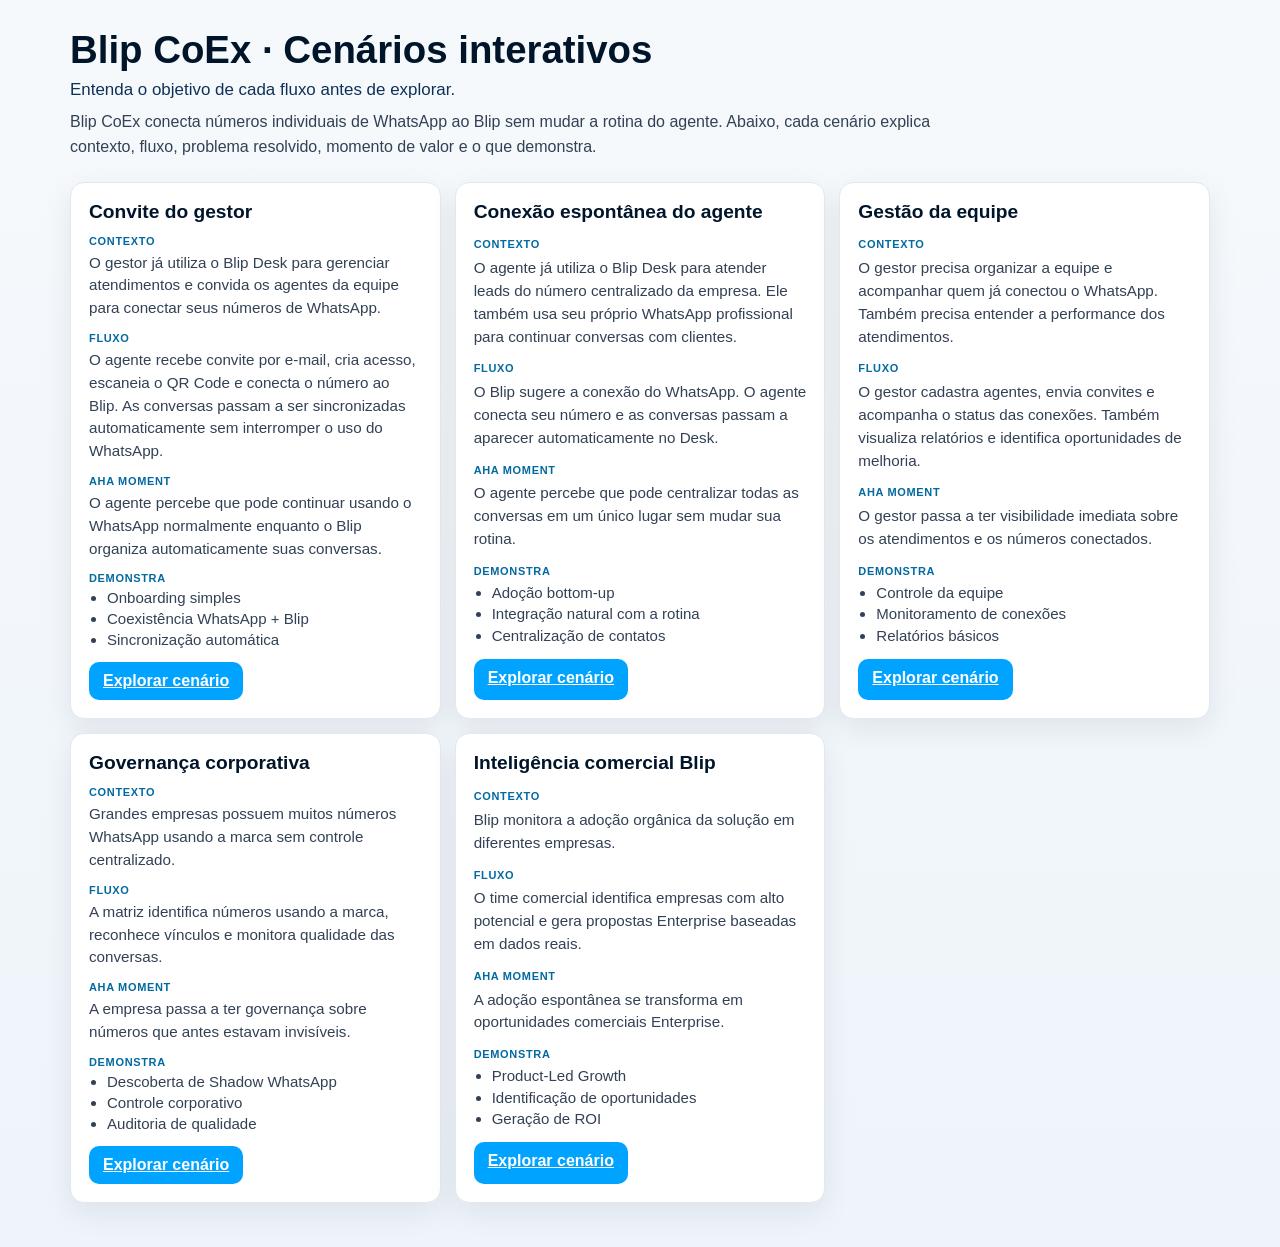
<file: index.html>
<!doctype html>
<html lang="pt-BR">
  <head>
    <meta charset="UTF-8" />
    <meta name="viewport" content="width=device-width, initial-scale=1.0" />
    <title>Blip CoEx · Cenários Interativos</title>
    <link rel="stylesheet" href="assets/styles.css" />
    <style>
      body {
        background: linear-gradient(180deg, #f6f9fc 0%, #eef4fa 100%);
        color: var(--text);
      }

      .landing-shell {
        max-width: 1180px;
        margin: 0 auto;
        padding: 28px 20px 44px;
      }

      .landing-header {
        margin-bottom: 22px;
      }

      .landing-header h1 {
        font-size: clamp(1.8rem, 3vw, 2.4rem);
        color: var(--navy);
        margin-bottom: 8px;
      }

      .landing-subtitle {
        font-size: 1.06rem;
        color: #0f3158;
        margin-bottom: 10px;
      }

      .landing-description {
        color: #334155;
        line-height: 1.55;
        max-width: 900px;
      }

      .scenarios-grid {
        display: grid;
        gap: 14px;
        grid-template-columns: repeat(auto-fit, minmax(320px, 1fr));
      }

      .scenario-card {
        background: #fff;
        border: 1px solid var(--border);
        border-radius: 14px;
        padding: 18px;
        box-shadow: var(--shadow);
        display: grid;
        gap: 12px;
      }

      .scenario-card h2 {
        font-size: 1.2rem;
        color: var(--navy);
      }

      .scenario-block {
        display: grid;
        gap: 5px;
      }

      .scenario-label {
        font-size: 11px;
        text-transform: uppercase;
        letter-spacing: 0.06em;
        color: #0369a1;
        font-weight: 700;
      }

      .scenario-text {
        color: #334155;
        line-height: 1.5;
        font-size: 0.95rem;
      }

      .scenario-list {
        margin: 0;
        padding-left: 18px;
        color: #334155;
        display: grid;
        gap: 4px;
        font-size: 0.94rem;
      }

      .scenario-card .primary-btn {
        justify-self: start;
        margin-top: 2px;
      }

      @media (max-width: 720px) {
        .landing-shell {
          padding: 18px 14px 30px;
        }

        .scenarios-grid {
          grid-template-columns: 1fr;
        }
      }
    </style>
  </head>
  <body>
    <main class="landing-shell">
      <header class="landing-header">
        <h1>Blip CoEx · Cenários interativos</h1>
        <p class="landing-subtitle">Entenda o objetivo de cada fluxo antes de explorar.</p>
        <p class="landing-description">
          Blip CoEx conecta números individuais de WhatsApp ao Blip sem mudar a rotina do agente.
          Abaixo, cada cenário explica contexto, fluxo, problema resolvido, momento de valor e o que demonstra.
        </p>
      </header>

      <section class="scenarios-grid" aria-label="Cenários Blip CoEx">
        <article class="scenario-card">
          <h2>Convite do gestor</h2>
          <div class="scenario-block">
            <span class="scenario-label">Contexto</span>
            <p class="scenario-text">
              O gestor já utiliza o Blip Desk para gerenciar atendimentos e convida os agentes da equipe
              para conectar seus números de WhatsApp.
            </p>
          </div>
          <div class="scenario-block">
            <span class="scenario-label">Fluxo</span>
            <p class="scenario-text">
              O agente recebe convite por e-mail, cria acesso, escaneia o QR Code e conecta o número ao Blip.
              As conversas passam a ser sincronizadas automaticamente sem interromper o uso do WhatsApp.
            </p>
          </div>
          <div class="scenario-block">
            <span class="scenario-label">Aha Moment</span>
            <p class="scenario-text">
              O agente percebe que pode continuar usando o WhatsApp normalmente enquanto o Blip organiza
              automaticamente suas conversas.
            </p>
          </div>
          <div class="scenario-block">
            <span class="scenario-label">Demonstra</span>
            <ul class="scenario-list">
              <li>Onboarding simples</li>
              <li>Coexistência WhatsApp + Blip</li>
              <li>Sincronização automática</li>
            </ul>
          </div>
          <a class="primary-btn" href="agent.html" target="_blank" rel="noopener">Explorar cenário</a>
        </article>

        <article class="scenario-card">
          <h2>Conexão espontânea do agente</h2>
          <div class="scenario-block">
            <span class="scenario-label">Contexto</span>
            <p class="scenario-text">
              O agente já utiliza o Blip Desk para atender leads do número centralizado da empresa.
              Ele também usa seu próprio WhatsApp profissional para continuar conversas com clientes.
            </p>
          </div>
          <div class="scenario-block">
            <span class="scenario-label">Fluxo</span>
            <p class="scenario-text">
              O Blip sugere a conexão do WhatsApp. O agente conecta seu número e as conversas passam
              a aparecer automaticamente no Desk.
            </p>
          </div>
          <div class="scenario-block">
            <span class="scenario-label">Aha Moment</span>
            <p class="scenario-text">
              O agente percebe que pode centralizar todas as conversas em um único lugar sem mudar sua rotina.
            </p>
          </div>
          <div class="scenario-block">
            <span class="scenario-label">Demonstra</span>
            <ul class="scenario-list">
              <li>Adoção bottom-up</li>
              <li>Integração natural com a rotina</li>
              <li>Centralização de contatos</li>
            </ul>
          </div>
          <a class="primary-btn" href="agent.html?scenario=selfconnect" target="_blank" rel="noopener">Explorar cenário</a>
        </article>

        <article class="scenario-card">
          <h2>Gestão da equipe</h2>
          <div class="scenario-block">
            <span class="scenario-label">Contexto</span>
            <p class="scenario-text">
              O gestor precisa organizar a equipe e acompanhar quem já conectou o WhatsApp.
              Também precisa entender a performance dos atendimentos.
            </p>
          </div>
          <div class="scenario-block">
            <span class="scenario-label">Fluxo</span>
            <p class="scenario-text">
              O gestor cadastra agentes, envia convites e acompanha o status das conexões.
              Também visualiza relatórios e identifica oportunidades de melhoria.
            </p>
          </div>
          <div class="scenario-block">
            <span class="scenario-label">Aha Moment</span>
            <p class="scenario-text">
              O gestor passa a ter visibilidade imediata sobre os atendimentos e os números conectados.
            </p>
          </div>
          <div class="scenario-block">
            <span class="scenario-label">Demonstra</span>
            <ul class="scenario-list">
              <li>Controle da equipe</li>
              <li>Monitoramento de conexões</li>
              <li>Relatórios básicos</li>
            </ul>
          </div>
          <a class="primary-btn" href="manager.html" target="_blank" rel="noopener">Explorar cenário</a>
        </article>

        <article class="scenario-card">
          <h2>Governança corporativa</h2>
          <div class="scenario-block">
            <span class="scenario-label">Contexto</span>
            <p class="scenario-text">
              Grandes empresas possuem muitos números WhatsApp usando a marca sem controle centralizado.
            </p>
          </div>
          <div class="scenario-block">
            <span class="scenario-label">Fluxo</span>
            <p class="scenario-text">
              A matriz identifica números usando a marca, reconhece vínculos e monitora qualidade das conversas.
            </p>
          </div>
          <div class="scenario-block">
            <span class="scenario-label">Aha Moment</span>
            <p class="scenario-text">
              A empresa passa a ter governança sobre números que antes estavam invisíveis.
            </p>
          </div>
          <div class="scenario-block">
            <span class="scenario-label">Demonstra</span>
            <ul class="scenario-list">
              <li>Descoberta de Shadow WhatsApp</li>
              <li>Controle corporativo</li>
              <li>Auditoria de qualidade</li>
            </ul>
          </div>
          <a class="primary-btn" href="matrix.html" target="_blank" rel="noopener">Explorar cenário</a>
        </article>

        <article class="scenario-card">
          <h2>Inteligência comercial Blip</h2>
          <div class="scenario-block">
            <span class="scenario-label">Contexto</span>
            <p class="scenario-text">
              Blip monitora a adoção orgânica da solução em diferentes empresas.
            </p>
          </div>
          <div class="scenario-block">
            <span class="scenario-label">Fluxo</span>
            <p class="scenario-text">
              O time comercial identifica empresas com alto potencial e gera propostas Enterprise
              baseadas em dados reais.
            </p>
          </div>
          <div class="scenario-block">
            <span class="scenario-label">Aha Moment</span>
            <p class="scenario-text">
              A adoção espontânea se transforma em oportunidades comerciais Enterprise.
            </p>
          </div>
          <div class="scenario-block">
            <span class="scenario-label">Demonstra</span>
            <ul class="scenario-list">
              <li>Product-Led Growth</li>
              <li>Identificação de oportunidades</li>
              <li>Geração de ROI</li>
            </ul>
          </div>
          <a class="primary-btn" href="sales.html" target="_blank" rel="noopener">Explorar cenário</a>
        </article>
      </section>
    </main>
  </body>
</html>
</file>
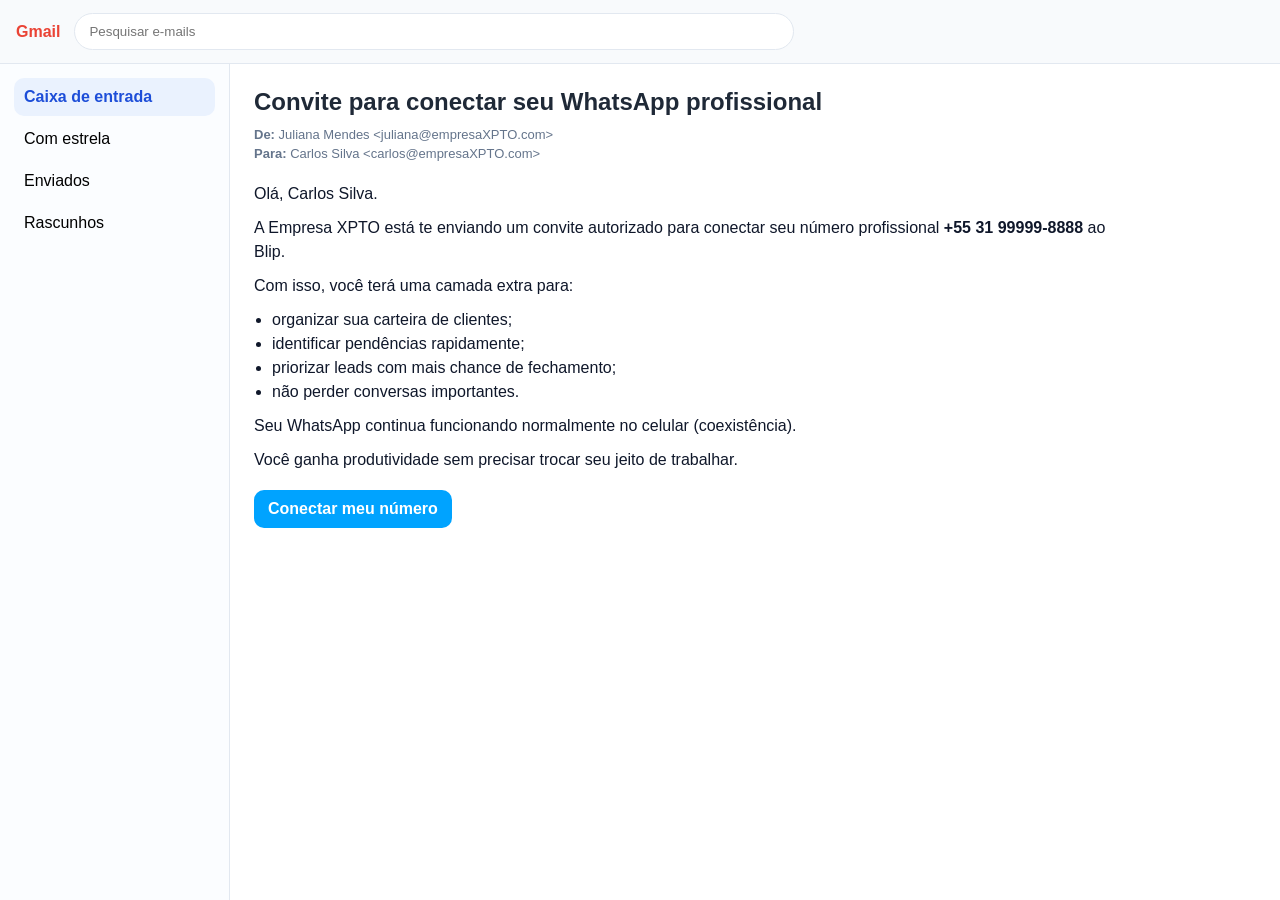
<file: agent.html>
<!doctype html>
<html lang="pt-BR">
  <head>
    <meta charset="UTF-8" />
    <meta name="viewport" content="width=device-width, initial-scale=1.0" />
    <title>Blip CoEx · Jornada do Agente</title>
    <link rel="stylesheet" href="assets/styles.css" />
  </head>
  <body class="agent-page-body">
    <div id="agentApp"></div>
    <script src="assets/agent.js" defer></script>
  </body>
</html>
</file>
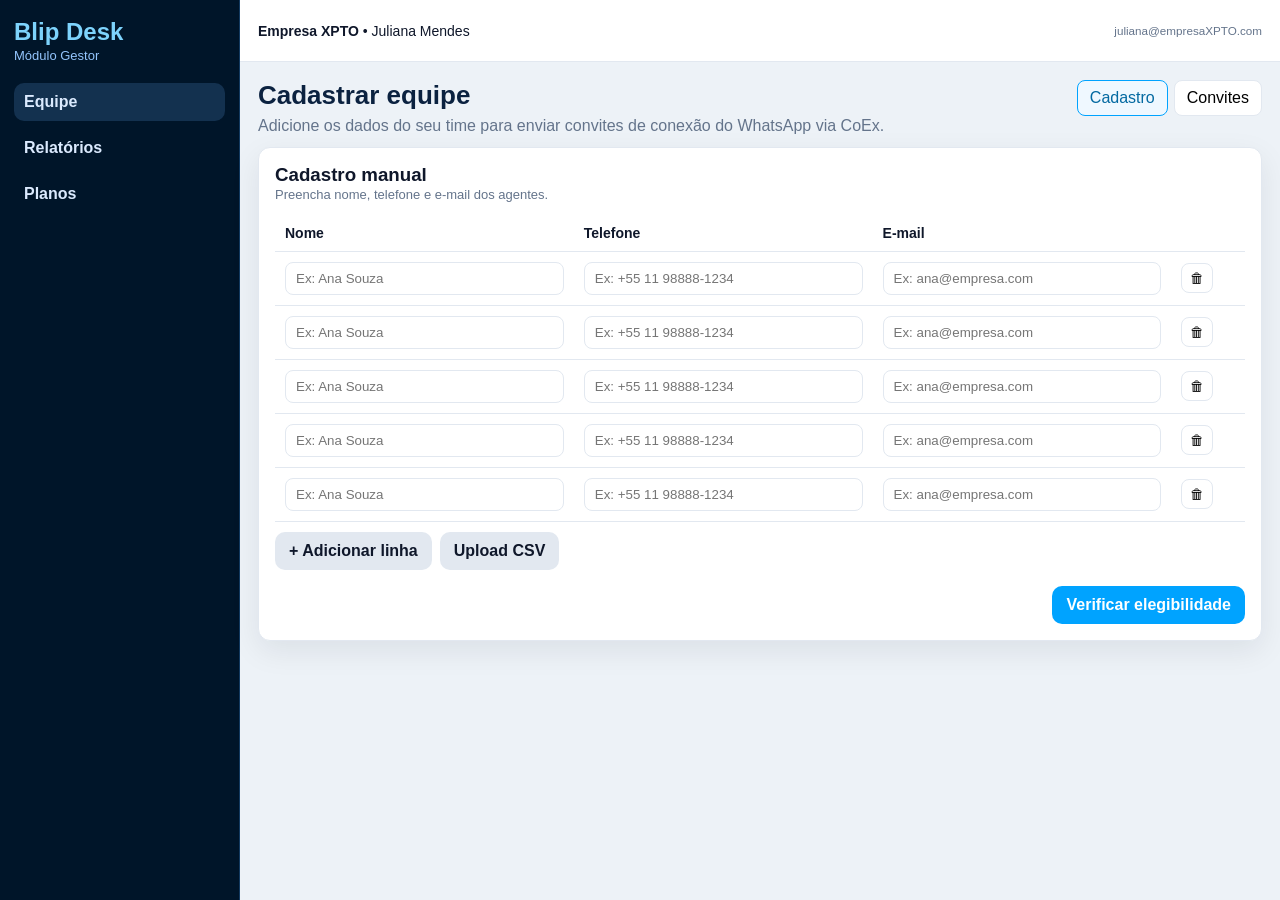
<file: manager.html>
<!doctype html>
<html lang="pt-BR">
  <head>
    <meta charset="UTF-8" />
    <meta name="viewport" content="width=device-width, initial-scale=1.0" />
    <title>Blip CoEx · Gestor / Equipe</title>
    <link rel="stylesheet" href="assets/styles.css" />
  </head>
  <body class="manager-page-body">
    <div id="managerApp"></div>
    <script src="assets/manager.js" defer></script>
  </body>
</html>
</file>
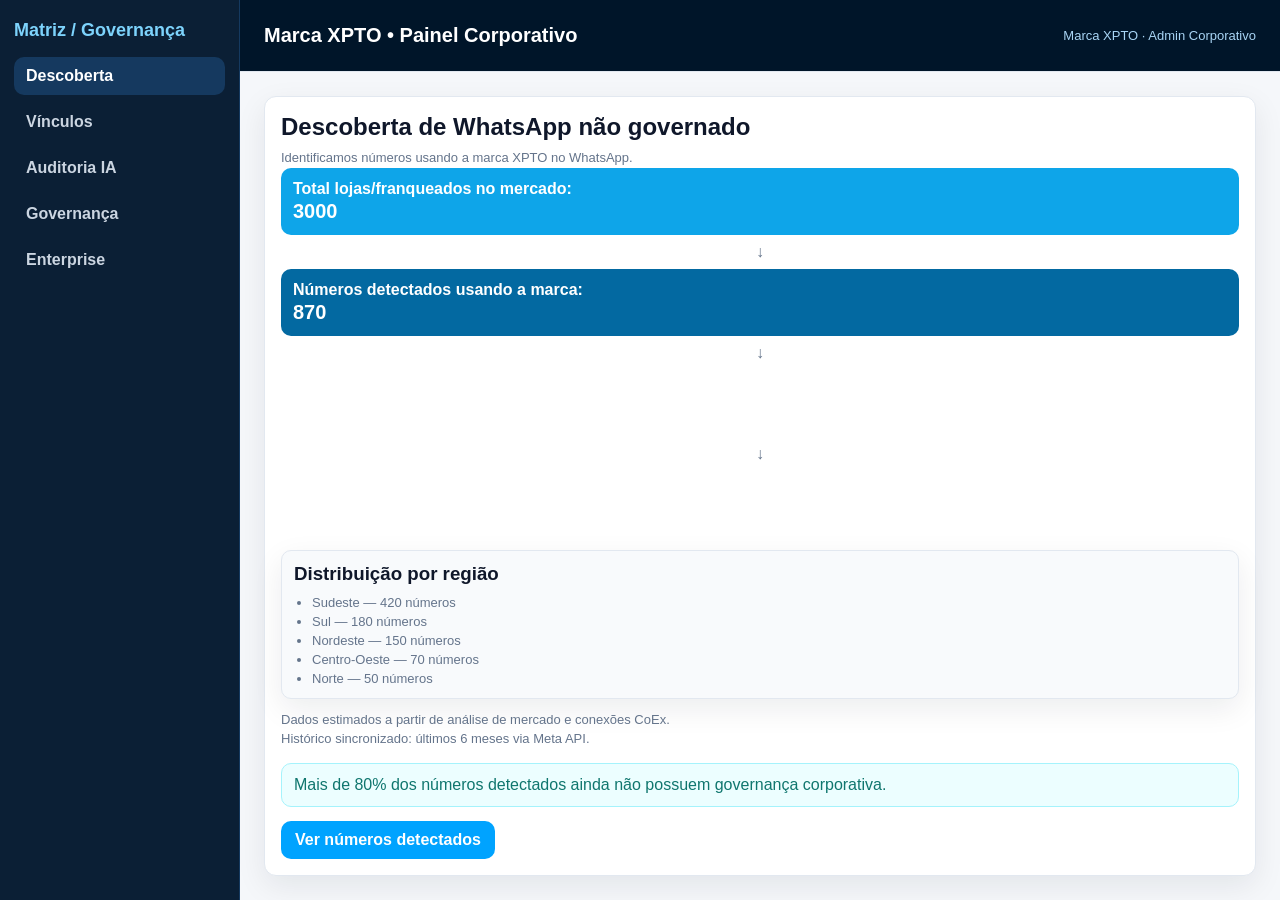
<file: matrix.html>
<!doctype html>
<html lang="pt-BR">
  <head>
    <meta charset="UTF-8" />
    <meta name="viewport" content="width=device-width, initial-scale=1.0" />
    <title>Matriz / Governança · Blip CoEx</title>
    <link rel="stylesheet" href="assets/styles.css" />
  </head>
  <body>
    <div id="matrixApp"></div>

    <script>
      const STEP_ORDER = ['discovery', 'linking', 'qa', 'governance', 'enterprise'];
      const STEP_LABELS = {
        discovery: 'Descoberta',
        linking: 'Vínculos',
        qa: 'Auditoria IA',
        governance: 'Governança',
        enterprise: 'Enterprise'
      };

      const linkingRows = [
        {
          number: '+55 31 98888-1111',
          owner: 'Carlos Silva',
          location: 'Franqueado BH',
          status: 'Self-connected'
        },
        {
          number: '+55 21 97777-2222',
          owner: 'Ana Souza',
          location: 'Loja Rio',
          status: 'Governado'
        },
        {
          number: '+55 11 96666-3333',
          owner: 'Desconhecido',
          location: 'São Paulo',
          status: 'Detectado'
        }
      ];

      const app = document.getElementById('matrixApp');

      function readStep() {
        const step = new URLSearchParams(window.location.search).get('step');
        return STEP_ORDER.includes(step) ? step : 'discovery';
      }

      function statusBadge(status) {
        const classByStatus = {
          Detectado: 'warning',
          'Self-connected': 'info',
          Governado: 'success',
          Externo: 'danger'
        };
        return `<span class="badge ${classByStatus[status] || 'info'}">${status}</span>`;
      }

      function goToStep(step) {
        window.location.search = `?step=${step}`;
      }

      function renderDiscovery() {
        return `
          <section class="card panel">
            <h2>Descoberta de WhatsApp não governado</h2>
            <p class="small" style="margin-top:8px;">Identificamos números usando a marca XPTO no WhatsApp.</p>

            <div class="funnel matrix-funnel">
              <div class="funnel-step">Total lojas/franqueados no mercado: <strong>3000</strong></div>
              <div class="funnel-arrow">↓</div>
              <div class="funnel-step">Números detectados usando a marca: <strong>870</strong></div>
              <div class="funnel-arrow">↓</div>
              <div class="funnel-step">Números conectados ao Blip: <strong>142</strong></div>
              <div class="funnel-arrow">↓</div>
              <div class="funnel-step">Números governados pela matriz: <strong>48</strong></div>
            </div>

            <div class="card matrix-list-card">
              <h3>Distribuição por região</h3>
              <ul class="mini-list">
                <li>Sudeste — 420 números</li>
                <li>Sul — 180 números</li>
                <li>Nordeste — 150 números</li>
                <li>Centro-Oeste — 70 números</li>
                <li>Norte — 50 números</li>
              </ul>
            </div>

            <p class="small" style="margin-top:12px;">Dados estimados a partir de análise de mercado e conexões CoEx.</p>
            <p class="small">Histórico sincronizado: últimos 6 meses via Meta API.</p>

            <div class="note">
              Mais de 80% dos números detectados ainda não possuem governança corporativa.
            </div>

            <button class="primary-btn" data-goto="linking" style="margin-top:14px;">Ver números detectados</button>
          </section>
        `;
      }

      function renderLinking() {
        return `
          <section class="card panel">
            <h2>Central de Vínculo de Números</h2>
            <p class="small" style="margin-top:8px;">Reconheça quais números fazem parte da rede oficial.</p>

            <div style="overflow:auto; margin-top:14px;">
              <table class="table">
                <thead>
                  <tr>
                    <th>Número</th>
                    <th>Responsável</th>
                    <th>Localização</th>
                    <th>Status</th>
                    <th>Ação</th>
                  </tr>
                </thead>
                <tbody>
                  ${linkingRows
                    .map(
                      (row, idx) => `
                    <tr>
                      <td>${row.number}</td>
                      <td>${row.owner}</td>
                      <td>${row.location}</td>
                      <td data-status-cell="${idx}">${statusBadge(row.status)}</td>
                      <td data-action-cell="${idx}">
                        ${
                          row.status === 'Governado'
                            ? statusBadge('Governado')
                            : `<div class="inline-badges" style="margin-top:0;">
                                <button class="ghost-btn matrix-action" data-action="recognize" data-row="${idx}">Reconhecer vínculo</button>
                                <button class="ghost-btn matrix-action" data-action="external" data-row="${idx}">${row.status === 'Self-connected' ? 'Desconhecido' : 'Marcar como externo'}</button>
                              </div>`
                        }
                      </td>
                    </tr>
                  `
                    )
                    .join('')}
                </tbody>
              </table>
            </div>

            <div class="card matrix-list-card" style="margin-top:14px;">
              Números conectados diretamente pelos agentes aparecem como Self-connected até validação.
            </div>
            <p class="small" style="margin-top:10px;">Agentes continuam usando WhatsApp normalmente; Blip espelha as conversas.</p>
            <p class="small">Matriz possui controle superior à franquia.</p>
          </section>
        `;
      }

      function renderQa() {
        return `
          <section class="card panel">
            <h2>Auditoria automatizada de conversas</h2>
            <p class="small" style="margin-top:8px;">IA identifica riscos e desvios de padrão.</p>

            <div class="matrix-alert-grid">
              <article class="alert-card matrix-alert high">
                <h3>Desvio de política comercial</h3>
                <p class="small" style="color:inherit; margin-top:8px;">Franquia Sul oferecendo desconto não autorizado.</p>
                <p class="matrix-risk">Risco: Alto</p>
                <button class="ghost-btn" style="margin-top:8px;">Ver conversa</button>
              </article>

              <article class="alert-card matrix-alert medium">
                <h3>Tempo de resposta elevado</h3>
                <p class="small" style="color:inherit; margin-top:8px;">Equipe Nordeste com TMR 2x acima da média.</p>
                <p class="matrix-risk">Risco: Médio</p>
              </article>

              <article class="alert-card matrix-alert low">
                <h3>Atendimento incompleto</h3>
                <p class="small" style="color:inherit; margin-top:8px;">Cliente solicitou orçamento e não recebeu retorno.</p>
                <p class="matrix-risk">Risco: Baixo</p>
              </article>
            </div>

            <div class="card matrix-list-card" style="margin-top:12px;">
              A IA analisa automaticamente conversas sincronizadas via CoEx.<br />
              IA prioriza e identifica riscos automaticamente.
            </div>

            <div class="kpi-grid" style="margin-top:12px;">
              <div class="kpi"><span class="small">Conversas analisadas</span><strong>8.420</strong></div>
              <div class="kpi"><span class="small">Riscos detectados</span><strong>37</strong></div>
              <div class="kpi"><span class="small">Conformidade média</span><strong>92%</strong></div>
            </div>
          </section>
        `;
      }

      function renderGovernance() {
        return `
          <section class="card panel">
            <h2>Governança corporativa</h2>
            <p class="small" style="margin-top:8px;">Controle centralizado sobre WhatsApp da rede.</p>

            <div style="overflow:auto; margin-top:14px;">
              <table class="table">
                <thead>
                  <tr>
                    <th>Permissão</th>
                    <th>Matriz</th>
                    <th>Franqueado</th>
                    <th>Agente</th>
                  </tr>
                </thead>
                <tbody>
                  <tr><td>Visualizar conversas</td><td>✓</td><td>✓</td><td>✓</td></tr>
                  <tr><td>Aprovar números</td><td>✓</td><td>-</td><td>-</td></tr>
                  <tr><td>Bloquear números</td><td>✓</td><td>-</td><td>-</td></tr>
                  <tr><td>Auditoria QA</td><td>✓</td><td>opcional</td><td>-</td></tr>
                </tbody>
              </table>
            </div>

            <p class="small" style="margin-top:12px;">Matriz possui visibilidade completa e poder de veto sobre a rede.</p>
            <p class="small">Matriz possui controle superior à franquia.</p>

            <div class="matrix-architecture">
              <div class="card panel">WhatsApp Agente</div>
              <div class="matrix-arrow">↓</div>
              <div class="card panel">CoEx API</div>
              <div class="matrix-arrow">↓</div>
              <div class="card panel">Blip</div>
              <div class="matrix-arrow">↓</div>
              <div class="card panel">Governança Corporativa</div>
            </div>
          </section>
        `;
      }

      function renderEnterprise() {
        return `
          <section class="card panel">
            <h2>Governança Enterprise</h2>
            <p class="small" style="margin-top:8px;">Centralize a governança de toda a rede.</p>

            <div class="kpi-grid" style="margin-top:14px;">
              <div class="kpi"><span class="small">Números conectados</span><strong>142</strong></div>
              <div class="kpi"><span class="small">Números detectados</span><strong>870</strong></div>
              <div class="kpi"><span class="small">Potencial de expansão</span><strong>+728</strong></div>
            </div>

            <div class="card matrix-list-card" style="margin-top:14px;">
              <h3>Impacto estimado de ROI</h3>
              <ul class="mini-list">
                <li>Redução média de TMR: <strong>-28%</strong></li>
                <li>Aumento médio de conversão: <strong>+17%</strong></li>
                <li>Redução de riscos: <strong>-65%</strong></li>
              </ul>
            </div>

            <button class="primary-btn" id="openEnterpriseModal" style="margin-top:14px;">Solicitar proposta Enterprise</button>
          </section>
        `;
      }

      function renderStep(step) {
        if (step === 'linking') return renderLinking();
        if (step === 'qa') return renderQa();
        if (step === 'governance') return renderGovernance();
        if (step === 'enterprise') return renderEnterprise();
        return renderDiscovery();
      }

      function render() {
        const step = readStep();
        app.innerHTML = `
          <div class="matrix-page">
            <aside class="matrix-sidebar">
              <h2>Matriz / Governança</h2>
              ${STEP_ORDER.map((item) => `<a href="?step=${item}" class="matrix-nav-item ${item === step ? 'active' : ''}">${STEP_LABELS[item]}</a>`).join('')}
            </aside>

            <main class="matrix-main">
              <header class="topbar matrix-topbar">
                <h1>Marca XPTO • Painel Corporativo</h1>
                <span class="meta">Marca XPTO · Admin Corporativo</span>
              </header>
              <div class="matrix-content">
                ${renderStep(step)}
              </div>
            </main>
          </div>
          <div class="matrix-toast" id="toast"></div>

          <div class="matrix-modal-backdrop" id="enterpriseModal">
            <div class="card panel matrix-modal">
              <h3>Fale com um especialista</h3>
              <form id="enterpriseForm" class="matrix-form">
                <label>Nome<input required /></label>
                <label>Empresa<input required /></label>
                <label>Email<input type="email" required /></label>
                <label>Número de funcionários<input required /></label>
                <label>Mensagem<textarea rows="3" required></textarea></label>
                <div class="matrix-modal-actions">
                  <button type="button" class="ghost-btn" id="closeModal">Fechar</button>
                  <button type="submit" class="primary-btn">Enviar</button>
                </div>
              </form>
              <p class="small" id="enterpriseSuccess"></p>
            </div>
          </div>
        `;

        document.querySelectorAll('.matrix-action').forEach((button) => {
          button.addEventListener('click', () => {
            const rowIndex = Number(button.dataset.row);
            const action = button.dataset.action;
            linkingRows[rowIndex].status = action === 'recognize' ? 'Governado' : 'Externo';
            render();
            showToast(
              action === 'recognize'
                ? 'Número reconhecido como parte da rede.'
                : 'Número marcado como externo à rede.'
            );
          });
        });

        const cta = document.getElementById('openEnterpriseModal');
        if (cta) {
          cta.addEventListener('click', () => {
            document.getElementById('enterpriseModal').classList.add('visible');
          });
        }

        const closeModal = document.getElementById('closeModal');
        if (closeModal) {
          closeModal.addEventListener('click', () => {
            document.getElementById('enterpriseModal').classList.remove('visible');
          });
        }

        const form = document.getElementById('enterpriseForm');
        if (form) {
          form.addEventListener('submit', (event) => {
            event.preventDefault();
            document.getElementById('enterpriseSuccess').textContent =
              'Solicitação enviada. Nosso time entrará em contato.';
            form.reset();
          });
        }

        document.querySelectorAll('[data-goto]').forEach((button) => {
          button.addEventListener('click', () => goToStep(button.dataset.goto));
        });
      }

      function showToast(message) {
        const toast = document.getElementById('toast');
        if (!toast) return;
        toast.textContent = message;
        toast.classList.add('visible');
        setTimeout(() => toast.classList.remove('visible'), 2200);
      }

      render();
    </script>
  </body>
</html>
</file>
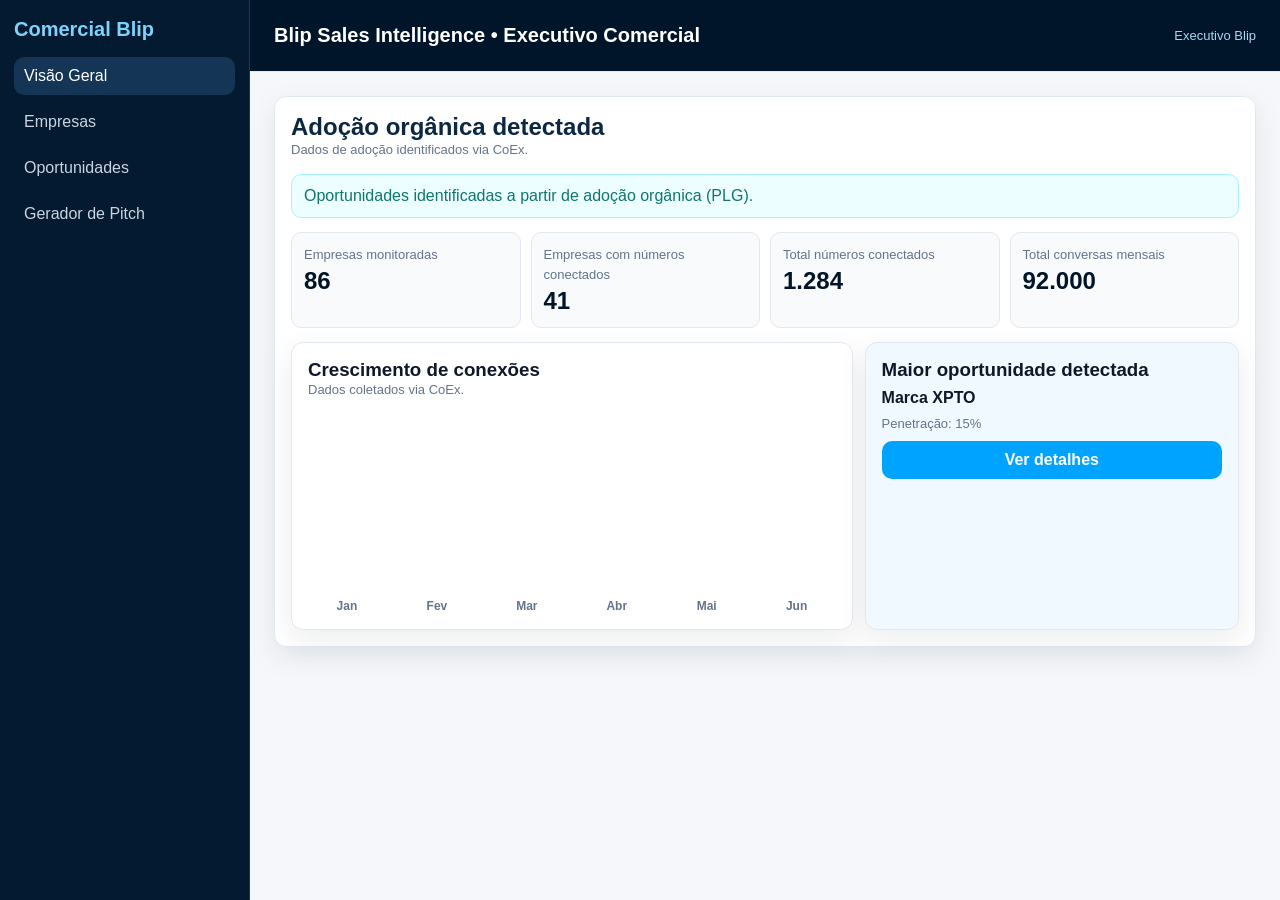
<file: sales.html>
<!doctype html>
<html lang="pt-BR">
  <head>
    <meta charset="UTF-8" />
    <meta name="viewport" content="width=device-width, initial-scale=1.0" />
    <title>Comercial Blip · Sales Intelligence</title>
    <link rel="stylesheet" href="assets/styles.css" />
  </head>
  <body>
    <div id="sales-app"></div>
    <script src="assets/sales.js" defer></script>
  </body>
</html>
</file>
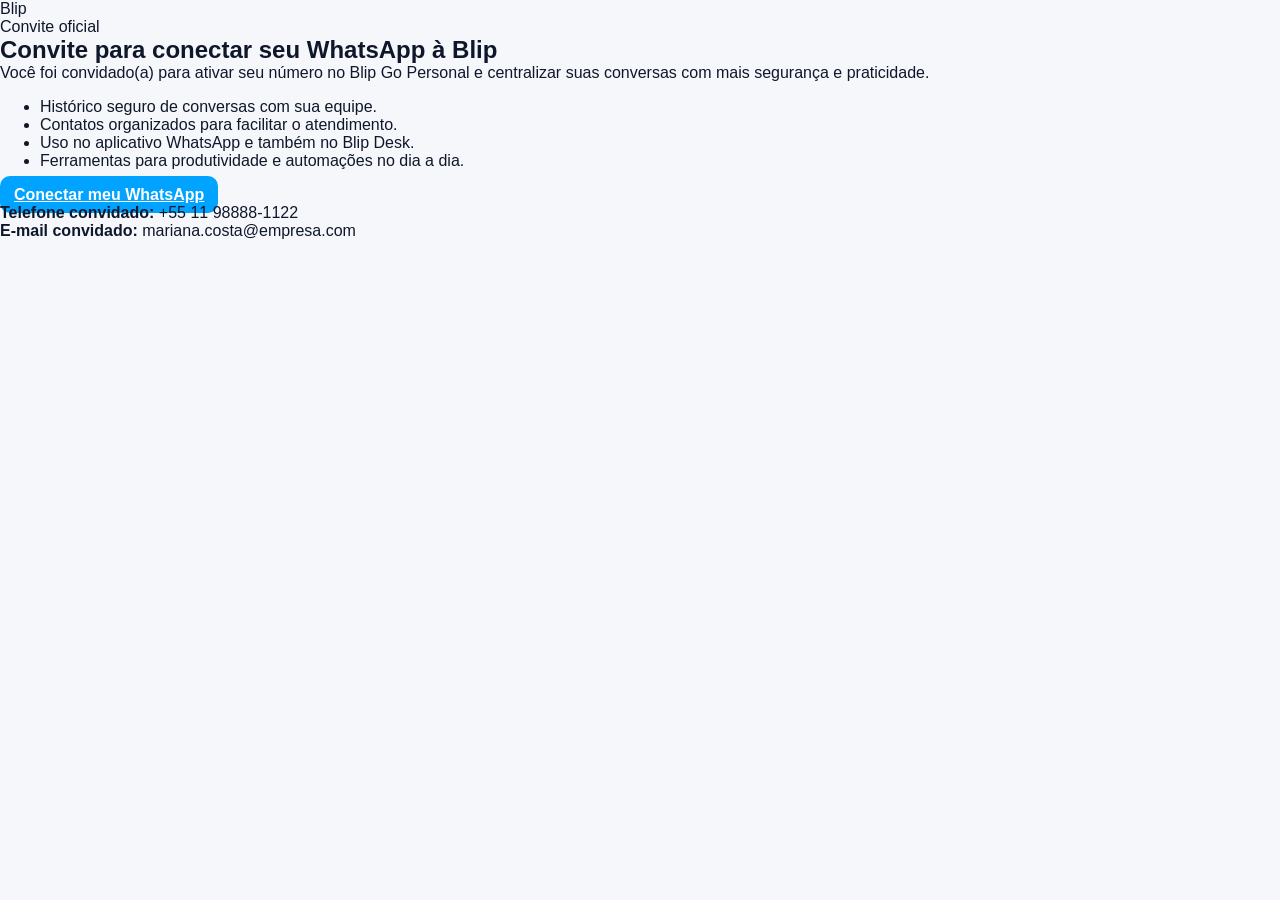
<file: screens/email.html>
<!doctype html>
<html lang="pt-BR">
  <head>
    <meta charset="UTF-8" />
    <meta name="viewport" content="width=device-width, initial-scale=1.0" />
    <title>Convite Blip Go Personal</title>
    <link rel="stylesheet" href="../assets/styles.css" />
  </head>
  <body class="email-page">
    <main class="email-wrapper">
      <header class="email-header">
        <div class="logo-placeholder">Blip</div>
        <p class="email-subject">Convite oficial</p>
      </header>

      <section class="email-card">
        <h1>Convite para conectar seu WhatsApp à Blip</h1>
        <p>
          Você foi convidado(a) para ativar seu número no Blip Go Personal e centralizar suas conversas
          com mais segurança e praticidade.
        </p>
        <ul>
          <li>Histórico seguro de conversas com sua equipe.</li>
          <li>Contatos organizados para facilitar o atendimento.</li>
          <li>Uso no aplicativo WhatsApp e também no Blip Desk.</li>
          <li>Ferramentas para produtividade e automações no dia a dia.</li>
        </ul>

        <a class="primary-btn large" href="../index.html#/invite?token=INVITE_TOKEN_123">Conectar meu WhatsApp</a>

        <div class="invite-meta">
          <p><strong>Telefone convidado:</strong> +55 11 98888-1122</p>
          <p><strong>E-mail convidado:</strong> mariana.costa@empresa.com</p>
        </div>
      </section>
    </main>
  </body>
</html>
</file>
<file: assets/styles.css>
:root {
  --blip-blue: #00a3ff;
  --navy: #001529;
  --bg: #f5f7fa;
  --surface: #ffffff;
  --text: #0f172a;
  --muted: #64748b;
  --border: #e2e8f0;
  --success: #10b981;
  --danger: #ef4444;
  --warning: #f59e0b;
  --radius: 12px;
  --shadow: 0 10px 30px rgba(0, 21, 41, 0.08);
}

* { box-sizing: border-box; }
body {
  margin: 0;
  font-family: Inter, Roboto, 'SF Pro Display', 'Segoe UI', Arial, sans-serif;
  background: var(--bg);
  color: var(--text);
}

h1, h2, h3, h4, p { margin: 0; }
button { font: inherit; }

.page { min-height: 100vh; display: grid; grid-template-rows: 72px 1fr; }
.topbar {
  background: var(--navy);
  color: #fff;
  padding: 0 24px;
  display: flex;
  align-items: center;
  justify-content: space-between;
  border-bottom: 1px solid #0f3158;
}
.topbar h1 { font-size: 20px; }
.topbar .meta { font-size: 13px; color: #a8d5f5; }

.container { padding: 24px; max-width: 1400px; margin: 0 auto; width: 100%; }

.card {
  background: var(--surface);
  border: 1px solid var(--border);
  border-radius: var(--radius);
  box-shadow: var(--shadow);
}

.panel { padding: 16px; }
.small { font-size: 13px; color: var(--muted); line-height: 1.45; }

.portal-grid {
  margin-top: 20px;
  display: grid;
  gap: 16px;
  grid-template-columns: repeat(auto-fit, minmax(260px, 1fr));
}
.portal {
  padding: 18px;
  cursor: pointer;
  transition: transform .15s ease, border-color .15s ease;
}
.portal:hover { transform: translateY(-2px); border-color: var(--blip-blue); }
.portal h3 { margin-bottom: 8px; color: var(--navy); }
.portal p { color: var(--muted); line-height: 1.4; }

.inline-badges { display: flex; flex-wrap: wrap; gap: 8px; margin-top: 12px; align-items: center; }
.badge { padding: 6px 10px; border-radius: 999px; font-size: 12px; font-weight: 600; }
.badge.success { background: #d1fae5; color: #065f46; }
.badge.warning { background: #fef3c7; color: #92400e; }
.badge.info { background: #dbeafe; color: #1e40af; }
.badge.danger { background: #fee2e2; color: #991b1b; }

.section-header { display: flex; justify-content: space-between; align-items: center; margin-bottom: 14px; gap: 10px; }
.crumb { color: var(--muted); font-size: 13px; }

.primary-btn, .ghost-btn {
  border: 0;
  border-radius: 10px;
  padding: 10px 14px;
  font-weight: 700;
  cursor: pointer;
}
.primary-btn { background: var(--blip-blue); color: #fff; }
.ghost-btn { background: #e2e8f0; color: #0f172a; }
.primary-btn:disabled, .ghost-btn:disabled { opacity: .5; cursor: not-allowed; }

.layout { display: grid; gap: 16px; }
.three-col { grid-template-columns: 270px 1fr 320px; }
.two-col { grid-template-columns: 1fr 1fr; }

.qr {
  width: 180px;
  height: 180px;
  border-radius: 10px;
  margin: 12px auto;
  background: conic-gradient(#111 25%, #fff 0 50%, #111 0 75%, #fff 0) 0 0/24px 24px;
  border: 10px solid #fff;
  box-shadow: inset 0 0 0 1px #111;
}

.phone-preview { background: linear-gradient(180deg, #fff, #f8fbff); }
.chat-bubble { border-radius: 10px; padding: 8px 10px; margin-top: 8px; font-size: 13px; max-width: 85%; }
.chat-bubble.in { background: #e2e8f0; }
.chat-bubble.out { background: #dbeafe; margin-left: auto; }

.mini-list { margin: 10px 0 0; padding-left: 18px; color: var(--muted); font-size: 13px; display: grid; gap: 4px; }
.metric-line { margin-top: 10px; display: flex; justify-content: space-between; border-top: 1px solid var(--border); padding-top: 10px; }

.kanban { display: grid; grid-template-columns: repeat(4, minmax(170px, 1fr)); gap: 12px; }
.column { background: #f8fafc; border: 1px solid var(--border); border-radius: 10px; padding: 10px; }
.column h4 { font-size: 13px; margin-bottom: 8px; color: var(--navy); }
.lead-card { background: #fff; border: 1px solid var(--border); border-radius: 8px; padding: 10px; margin-bottom: 8px; }
.lead-card strong { display: block; font-size: 14px; }

.banner-upsell {
  border: 1px dashed #7dd3fc;
  background: #f0f9ff;
  border-radius: 10px;
  padding: 12px;
  margin-top: 12px;
}

.input-mock {
  margin-top: 10px;
  border: 1px solid var(--border);
  border-radius: 10px;
  background: #f8fafc;
  padding: 12px;
  white-space: pre-line;
  color: #334155;
  font-family: ui-monospace, SFMono-Regular, Menlo, monospace;
  font-size: 12px;
}

.kpi-grid { display: grid; grid-template-columns: repeat(3, minmax(120px, 1fr)); gap: 10px; }
.kpi { background: #f8fafc; border: 1px solid var(--border); border-radius: 10px; padding: 12px; }
.kpi strong { display: block; font-size: 24px; color: var(--navy); margin-top: 2px; }

.table { width: 100%; border-collapse: collapse; font-size: 14px; }
.table th, .table td { padding: 10px; border-bottom: 1px solid var(--border); text-align: left; }

.topic-cloud { display: flex; gap: 8px; flex-wrap: wrap; }
.topic { background: #e0f2fe; color: #075985; border-radius: 999px; padding: 6px 10px; font-size: 13px; }

.pricing {
  margin-top: 12px;
  border: 1px solid var(--border);
  border-radius: 10px;
  padding: 12px;
  display: flex;
  justify-content: space-between;
  align-items: center;
  gap: 12px;
  background: #f8fafc;
}

.funnel { display: grid; gap: 8px; }
.funnel-step { padding: 12px; border-radius: 10px; color: #fff; font-weight: 600; }
.funnel-step:nth-child(1) { background: #0ea5e9; }
.funnel-step:nth-child(2) { background: #0284c7; }
.funnel-step:nth-child(3) { background: #0369a1; }

.matrix-grid { margin-top: 10px; display: grid; gap: 10px; }
.matrix-grid > div { border: 1px solid var(--border); border-radius: 10px; padding: 10px; background: #f8fafc; }

.alert-card {
  margin-top: 10px;
  border: 1px solid #fecaca;
  background: #fef2f2;
  border-radius: 10px;
  padding: 12px;
  color: #7f1d1d;
}

.timeline { display: grid; gap: 10px; margin-top: 10px; }
.timeline-item { border-left: 3px solid var(--blip-blue); padding: 8px 10px; background: #f8fafc; border-radius: 0 10px 10px 0; }

.note { margin-top: 14px; padding: 12px; background: #ecfeff; border: 1px solid #a5f3fc; border-radius: 10px; color: #0f766e; }

@media (max-width: 1080px) {
  .three-col, .two-col, .kanban, .kpi-grid, .pricing { grid-template-columns: 1fr; display: grid; }
  .section-header { flex-direction: column; align-items: flex-start; }
}

.text-center { text-align: center; }
.error-text { color: #dc2626; min-height: 20px; margin-top: 8px; }
.auth-card { max-width: 560px; margin: 0 auto; display: grid; gap: 10px; }
label { display: grid; gap: 6px; font-weight: 600; font-size: 14px; }
input { border: 1px solid var(--border); border-radius: 10px; padding: 10px 12px; width: 100%; }

.info-grid { display: grid; grid-template-columns: 1fr 1fr; gap: 8px; background: #f8fafc; border: 1px solid var(--border); border-radius: 10px; padding: 10px; }
.info-grid p { display: grid; }
.info-grid span { font-size: 12px; color: var(--muted); }
.info-grid.compact { margin-bottom: 10px; }

.mail-layout { display: grid; grid-template-columns: 260px 1fr; overflow: hidden; }
.mail-sidebar { border-right: 1px solid var(--border); padding: 14px; background: #fbfdff; }
.mail-sidebar h4 { margin-bottom: 10px; }
.mail-item { width: 100%; text-align: left; border: 1px solid var(--border); background: #fff; padding: 10px; border-radius: 10px; margin-bottom: 8px; }
.mail-item.active { border-color: var(--blip-blue); background: #eff8ff; }
.mail-body { padding: 16px; display: grid; gap: 10px; }
.mail-head { display: grid; gap: 2px; font-size: 13px; color: var(--muted); }

.agent-system { display: grid; grid-template-columns: 74px 1fr; overflow: hidden; min-height: 680px; }
.sys-nav { background: #030712; color: #fff; padding: 10px 8px; display: grid; gap: 8px; align-content: start; }
.sys-logo { width: 42px; height: 42px; border-radius: 50%; background: var(--blip-blue); display: grid; place-items: center; font-weight: 800; margin: 4px auto 10px; }
.sys-ico { border: 0; border-radius: 10px; background: transparent; color: #d1d5db; padding: 10px 0; }
.sys-ico.active { background: #1f2937; color: #fff; }

.sys-main { display: grid; grid-template-rows: 64px 1fr; }
.sys-header { border-bottom: 1px solid var(--border); padding: 0 16px; display: flex; justify-content: space-between; align-items: center; }
.active-mode { background: #dbeafe; color: #1e40af; }

.sys-content { display: grid; grid-template-columns: 320px 1fr 320px; min-height: 610px; }
.tickets-panel, .chat-panel, .profile-panel { padding: 12px; border-right: 1px solid var(--border); }
.profile-panel { border-right: 0; background: #fafafa; }
.search { margin-bottom: 10px; }
.folder { font-size: 14px; font-weight: 600; display: flex; justify-content: space-between; margin-bottom: 8px; }
.ticket { border: 1px solid var(--border); border-radius: 10px; padding: 10px; margin-bottom: 8px; display: grid; gap: 2px; }
.ticket.active { border-color: var(--blip-blue); background: #f0f9ff; }
.ticket small { color: var(--muted); }
.ticket span { justify-self: end; background: #dbeafe; color: #1d4ed8; border-radius: 999px; padding: 2px 8px; font-size: 12px; }

.chat-head { display: grid; border-bottom: 1px solid var(--border); padding-bottom: 8px; margin-bottom: 8px; }
.chat-head small { color: var(--muted); }
.chat-feed { display: grid; gap: 10px; }
.chat-panel .chat-bubble { max-width: 70%; }

.kanban.wide { grid-template-columns: repeat(4, minmax(200px, 1fr)); }

@media (max-width: 1200px) {
  .sys-content { grid-template-columns: 1fr; }
  .tickets-panel, .chat-panel { border-right: 0; border-bottom: 1px solid var(--border); }
  .mail-layout { grid-template-columns: 1fr; }
  .mail-sidebar { border-right: 0; border-bottom: 1px solid var(--border); }
  .info-grid { grid-template-columns: 1fr; }
}

/* Agent Journey (full-screen flow) */
.agent-page-body { background: #eef2f7; }
.agent-fullscreen { min-height: 100vh; width: 100%; }

.gmail-shell { display: grid; grid-template-rows: 64px 1fr; background: #fff; }
.gmail-topbar {
  border-bottom: 1px solid var(--border);
  display: flex;
  gap: 14px;
  align-items: center;
  padding: 0 16px;
  background: #f8fafc;
}
.gmail-logo { font-weight: 800; color: #ea4335; }
.gmail-search {
  width: min(720px, 100%);
  border: 1px solid var(--border);
  border-radius: 999px;
  padding: 10px 14px;
}
.gmail-layout { display: grid; grid-template-columns: 230px 1fr; }
.gmail-left { border-right: 1px solid var(--border); padding: 14px; background: #fbfdff; }
.gmail-nav {
  width: 100%;
  text-align: left;
  border: 0;
  border-radius: 10px;
  padding: 10px;
  background: transparent;
  margin-bottom: 4px;
}
.gmail-nav.active { background: #eaf2fe; color: #1d4ed8; font-weight: 700; }
.gmail-mail-view { padding: 24px; max-width: 920px; }
.gmail-mail-view h2 { margin-bottom: 10px; color: #1f2937; }
.mail-copy { margin: 18px 0; display: grid; gap: 10px; line-height: 1.5; }
.mail-copy ul { margin: 0; padding-left: 18px; }

.centered-step { display: grid; place-items: center; padding: 24px; }
.subtle-note {
  background: #f0f9ff;
  border: 1px solid #bfdbfe;
  color: #0c4a6e;
  border-radius: 10px;
  padding: 10px;
}
.qr.big { width: 220px; height: 220px; margin: 14px auto; }
.qr-step { max-width: 620px; text-align: center; }
.connect-loading { max-width: 520px; }

.desk-shell { display: grid; grid-template-columns: 230px 1fr; background: #f5f7fa; }
.desk-sidebar {
  background: #001529;
  color: #fff;
  min-height: 100vh;
  padding: 14px 12px;
  display: grid;
  gap: 8px;
  align-content: start;
}
.desk-brand {
  font-size: 20px;
  font-weight: 800;
  color: #7dd3fc;
  padding: 8px 10px;
  border-bottom: 1px solid #17375a;
  margin-bottom: 8px;
}
.desk-menu {
  border: 0;
  border-radius: 10px;
  background: transparent;
  color: #cbd5e1;
  padding: 10px;
  text-align: left;
  display: flex;
  gap: 8px;
}
.desk-menu.active, .desk-menu:hover { background: #13314f; color: #fff; }

.desk-main {
  display: grid;
  grid-template-columns: 260px minmax(380px, 1fr) 390px;
  min-height: 100vh;
}
.desk-col {
  border-right: 1px solid var(--border);
  background: #fff;
  padding: 14px;
}
.col-right { border-right: 0; background: #fbfdff; }
.status-row {
  margin-top: 8px;
  border: 1px solid var(--border);
  border-radius: 8px;
  padding: 9px 10px;
  display: flex;
  justify-content: space-between;
  font-size: 14px;
}
.view-toggle { display: flex; gap: 8px; margin-bottom: 10px; }
.conversation-list { display: grid; gap: 8px; }
.conversation-item {
  border: 1px solid var(--border);
  border-radius: 10px;
  padding: 10px;
  display: flex;
  justify-content: space-between;
  gap: 8px;
  cursor: pointer;
}
.conversation-item p { color: var(--muted); font-size: 13px; margin-top: 3px; }
.conversation-item.active { border-color: var(--blip-blue); background: #eff8ff; }
.conv-meta { display: grid; justify-items: end; gap: 4px; }

.kanban-board { display: grid; grid-template-columns: repeat(4, minmax(180px, 1fr)); gap: 10px; }
.kanban-col {
  background: #f8fafc;
  border: 1px solid var(--border);
  border-radius: 10px;
  padding: 8px;
  display: grid;
  gap: 8px;
  align-content: start;
}
.kanban-col h4 { font-size: 13px; margin: 2px 2px 4px; }
.kanban-card { width: 100%; text-align: left; border: 1px solid var(--border); }

.insights-box {
  margin-top: 10px;
  border: 1px solid #fde68a;
  background: #fffbeb;
  border-radius: 10px;
  padding: 10px;
  display: grid;
  gap: 6px;
  font-size: 13px;
}
.chat-thread {
  margin-top: 10px;
  border: 1px solid var(--border);
  border-radius: 10px;
  padding: 10px;
  background: #fff;
  min-height: 280px;
  display: grid;
  gap: 8px;
  align-content: start;
}
.message { max-width: 80%; border-radius: 10px; padding: 8px 10px; }
.message.inbound { background: #e5e7eb; }
.message.outbound { background: #dbeafe; margin-left: auto; }
.message p { margin-bottom: 2px; }
.message small { color: #64748b; font-size: 11px; }
.message-form { margin-top: 10px; display: flex; gap: 8px; }
.message-form input {
  flex: 1;
  border: 1px solid var(--border);
  border-radius: 10px;
  padding: 10px;
}
.banner-upsell.subtle { margin-top: 12px; font-size: 13px; }

@media (max-width: 1320px) {
  .desk-main { grid-template-columns: 1fr; }
  .desk-col { border-right: 0; border-bottom: 1px solid var(--border); }
}

@media (max-width: 900px) {
  .gmail-layout { grid-template-columns: 1fr; }
  .gmail-left { border-right: 0; border-bottom: 1px solid var(--border); }
  .desk-shell { grid-template-columns: 1fr; }
  .desk-sidebar { min-height: auto; }
}

/* Desk internal refinement (Atendimento only) */
.desk-main-wrapper {
  min-height: 100vh;
  display: grid;
  grid-template-rows: 64px 1fr;
  background: #f5f7fa;
}

.desk-internal-topbar {
  border-bottom: 1px solid var(--border);
  background: #fff;
  padding: 0 16px;
  display: flex;
  align-items: center;
  justify-content: space-between;
}

.desk-internal-topbar h2 { font-size: 28px; font-weight: 600; }
.desk-header-actions { display: flex; align-items: center; gap: 10px; }
.filter-row { display: flex; gap: 8px; margin: 10px 0; }
.pill {
  border: 1px solid var(--border);
  border-radius: 999px;
  background: #fff;
  padding: 6px 12px;
  font-size: 13px;
}
.pill.active { background: #0f172a; color: #fff; border-color: #0f172a; }

.list-layout {
  display: grid;
  grid-template-columns: 300px 1fr 340px;
  min-height: calc(100vh - 64px);
}

.queue-tree { display: grid; gap: 10px; }
.queue-group {
  border: 1px solid var(--border);
  border-radius: 10px;
  background: #fff;
  padding: 8px;
}
.queue-title {
  display: flex;
  justify-content: space-between;
  font-size: 14px;
  font-weight: 700;
  padding-bottom: 6px;
}
.queue-title span {
  background: #f1f5f9;
  border-radius: 999px;
  padding: 2px 7px;
  font-size: 12px;
}

.ticket-row {
  width: 100%;
  border: 1px solid var(--border);
  background: #fff;
  border-radius: 10px;
  padding: 8px;
  margin-top: 6px;
  display: flex;
  justify-content: space-between;
  align-items: start;
  text-align: left;
}
.ticket-row strong { display: block; font-size: 14px; }
.ticket-row small { color: var(--muted); }
.ticket-row.active { border-color: var(--blip-blue); background: #eef6ff; }
.ticket-side-meta { display: grid; justify-items: end; gap: 4px; }
.channel-micro { font-size: 11px; color: #475569; }
.source-chip {
  display: inline-grid;
  place-items: center;
  width: 22px;
  height: 22px;
  border-radius: 999px;
  background: #e2e8f0;
  font-size: 13px;
}
.channel-select {
  width: 100%;
  border: 1px solid var(--border);
  border-radius: 8px;
  padding: 7px 8px;
  font-size: 12px;
  background: #fff;
  margin-bottom: 10px;
}
.connect-cta { white-space: nowrap; font-size: 13px; }
.queue-empty { margin: 4px 2px; }

.contact-header {
  display: flex;
  gap: 10px;
  align-items: center;
  border-bottom: 1px solid var(--border);
  padding-bottom: 10px;
  margin-bottom: 10px;
}
.avatar-circle {
  width: 46px;
  height: 46px;
  border-radius: 50%;
  background: #e2e8f0;
  display: grid;
  place-items: center;
  font-weight: 700;
}
.data-grid {
  display: grid;
  gap: 8px;
  border: 1px solid var(--border);
  border-radius: 10px;
  background: #fff;
  padding: 10px;
  margin: 8px 0 12px;
}
.data-grid p { display: flex; justify-content: space-between; gap: 10px; margin: 0; }
.data-grid span { color: var(--muted); }

.kanban-mode-wrap {
  padding: 12px;
  overflow-x: auto;
}
.desk-kanban-full {
  min-height: calc(100vh - 100px);
  grid-template-columns: repeat(7, minmax(240px, 1fr));
}
.count-pill {
  background: #f1f5f9;
  border-radius: 999px;
  padding: 2px 8px;
  font-size: 11px;
}
.kanban-desk-card {
  border: 1px solid var(--border);
  border-radius: 10px;
  background: #fff;
  padding: 10px;
  text-align: left;
  display: grid;
  gap: 5px;
}
.kanban-desk-card p { font-size: 13px; color: #334155; margin: 0; }
.card-top { display: flex; justify-content: space-between; gap: 6px; }

.toast {
  position: fixed;
  right: 20px;
  bottom: 20px;
  background: #111827;
  color: #fff;
  padding: 10px 14px;
  border-radius: 10px;
  box-shadow: 0 8px 22px rgba(0, 0, 0, 0.2);
  z-index: 100;
}

.modal-overlay {
  position: fixed;
  inset: 0;
  background: rgba(2, 6, 23, 0.45);
  display: grid;
  place-items: center;
  z-index: 200;
  padding: 20px;
}

.desk-modal {
  width: min(640px, 100%);
  background: #fff;
  border-radius: 12px;
  border: 1px solid var(--border);
  box-shadow: 0 16px 40px rgba(15, 23, 42, 0.25);
  padding: 20px;
  display: grid;
  gap: 12px;
}

.modal-actions { display: flex; gap: 8px; flex-wrap: wrap; }
.modal-list { margin: 0; padding-left: 18px; color: #334155; display: grid; gap: 4px; }
.carousel-indicator { font-size: 14px; color: #475569; }
.modal-nav { display: flex; align-items: center; justify-content: space-between; gap: 10px; }
.modal-alert {
  border-radius: 10px;
  border: 1px solid;
  padding: 10px;
  font-size: 14px;
}
.modal-alert.error { background: #fff1f2; border-color: #fecdd3; color: #9f1239; }
.modal-alert.success { background: #ecfdf5; border-color: #a7f3d0; color: #065f46; }

@media (max-width: 1320px) {
  .list-layout { grid-template-columns: 1fr; }
  .col-right { border-top: 1px solid var(--border); }
}

/* Manager module */
.manager-page-body { background: #edf2f7; }
.manager-shell {
  min-height: 100vh;
  display: grid;
  grid-template-columns: 240px 1fr;
}
.manager-sidebar {
  background: #001529;
  color: #dbeafe;
  padding: 18px 14px;
  display: grid;
  align-content: start;
  gap: 8px;
  border-right: 1px solid #12395f;
}
.manager-sidebar h2 { color: #7dd3fc; margin-bottom: 2px; }
.manager-sidebar p { margin: 0 0 12px; font-size: 13px; color: #93c5fd; }
.manager-nav {
  border: 0;
  border-radius: 10px;
  background: transparent;
  color: #dbeafe;
  text-align: left;
  padding: 10px;
  font-weight: 600;
  cursor: pointer;
}
.manager-nav.active, .manager-nav:hover { background: #13314f; }

.manager-main {
  display: grid;
  grid-template-rows: 62px 1fr;
}
.manager-topbar {
  background: #fff;
  border-bottom: 1px solid var(--border);
  padding: 0 18px;
  display: flex;
  justify-content: space-between;
  align-items: center;
  font-size: 14px;
}
.manager-topbar small { color: var(--muted); }
.manager-content { padding: 18px; }
.manager-section-header { display: flex; justify-content: space-between; align-items: flex-start; gap: 10px; margin-bottom: 12px; }
.manager-section-header h1 { font-size: 26px; color: #0b2240; }
.manager-section-header p { margin-top: 6px; color: var(--muted); }
.manager-subtabs { display: flex; gap: 6px; }
.manager-subtabs button {
  border: 1px solid var(--border);
  background: #fff;
  border-radius: 8px;
  padding: 8px 12px;
  cursor: pointer;
}
.manager-subtabs button.active { background: #eff8ff; border-color: var(--blip-blue); color: #0369a1; }
.manager-table-wrap { overflow: auto; margin-top: 10px; }
.manager-input {
  width: 100%;
  border: 1px solid var(--border);
  border-radius: 8px;
  padding: 8px 10px;
  background: #fff;
}
.icon-btn {
  border: 1px solid var(--border);
  background: #fff;
  border-radius: 8px;
  padding: 6px 8px;
  cursor: pointer;
}
.manager-actions-row { display: flex; gap: 8px; margin-top: 10px; }
.manager-kpi-grid { grid-template-columns: repeat(2, minmax(120px, 1fr)); }
.manager-metrics-grid {
  display: grid;
  gap: 10px;
  grid-template-columns: repeat(auto-fit, minmax(180px, 1fr));
}
.manager-chart { display: grid; gap: 12px; margin-top: 10px; }
.manager-chart .bar {
  margin: 6px 0;
  height: 16px;
  border-radius: 999px;
}
.manager-chart .before { background: #94a3b8; }
.manager-chart .after { background: #10b981; }
.improvement { color: #047857; font-size: 13px; }
.manager-pricing-grid {
  display: grid;
  gap: 12px;
  grid-template-columns: repeat(auto-fit, minmax(220px, 1fr));
}

.manager-toast-holder {
  position: fixed;
  right: 16px;
  bottom: 16px;
  display: grid;
  gap: 8px;
  z-index: 50;
}
.manager-toast {
  background: #0f172a;
  color: #fff;
  padding: 10px 12px;
  border-radius: 8px;
  transform: translateY(6px);
  opacity: 0;
  transition: all .25s ease;
  font-size: 13px;
}
.manager-toast.show { transform: translateY(0); opacity: 1; }

.manager-modal-overlay {
  position: fixed;
  inset: 0;
  background: rgba(2, 6, 23, 0.52);
  display: grid;
  place-items: center;
  z-index: 40;
}
.manager-modal-overlay.hidden { display: none; }
.manager-modal { width: min(560px, calc(100vw - 20px)); }
.manager-modal-head { display: flex; justify-content: space-between; align-items: center; margin-bottom: 10px; }
.manager-form-grid { display: grid; gap: 10px; }
.manager-form-grid textarea { min-height: 96px; resize: vertical; }

@media (max-width: 960px) {
  .manager-shell { grid-template-columns: 1fr; }
  .manager-sidebar { grid-template-columns: repeat(3, minmax(0, 1fr)); align-items: center; }
  .manager-sidebar > div { grid-column: 1 / -1; }
}

.matrix-page {
  min-height: 100vh;
  display: grid;
  grid-template-columns: 240px 1fr;
}

.matrix-sidebar {
  background: #0b1f35;
  color: #fff;
  padding: 20px 14px;
  display: grid;
  gap: 8px;
  align-content: start;
  border-right: 1px solid #15395f;
}

.matrix-sidebar h2 {
  font-size: 18px;
  color: #7dd3fc;
  margin-bottom: 8px;
}

.matrix-nav-item {
  color: #cbd5e1;
  text-decoration: none;
  border-radius: 10px;
  padding: 10px 12px;
  font-weight: 600;
}

.matrix-nav-item:hover,
.matrix-nav-item.active {
  background: #15395f;
  color: #fff;
}

.matrix-main { display: grid; grid-template-rows: 72px 1fr; }
.matrix-topbar { border-bottom: 1px solid var(--border); }
.matrix-content { padding: 24px; max-width: 1160px; }

.matrix-funnel .funnel-step strong { font-size: 20px; display: block; margin-top: 2px; }
.matrix-funnel .funnel-arrow { text-align: center; color: var(--muted); font-weight: 700; }

.matrix-list-card {
  margin-top: 12px;
  padding: 12px;
  border: 1px solid var(--border);
  border-radius: 10px;
  background: #f8fafc;
}

.matrix-alert-grid { display: grid; gap: 10px; margin-top: 12px; }
.matrix-alert { border-width: 1px; color: #1e293b; }
.matrix-alert.high { border-color: #fecaca; background: #fff1f2; }
.matrix-alert.medium { border-color: #fde68a; background: #fffbeb; }
.matrix-alert.low { border-color: #bfdbfe; background: #eff6ff; }
.matrix-risk { margin-top: 10px; font-weight: 700; }

.matrix-architecture {
  margin-top: 14px;
  max-width: 380px;
  display: grid;
  gap: 6px;
}
.matrix-architecture .panel { text-align: center; font-weight: 700; }
.matrix-arrow { text-align: center; color: var(--muted); }

.matrix-toast {
  position: fixed;
  right: 20px;
  bottom: 20px;
  background: #0f766e;
  color: #fff;
  padding: 10px 14px;
  border-radius: 10px;
  opacity: 0;
  pointer-events: none;
  transform: translateY(10px);
  transition: all .2s ease;
}
.matrix-toast.visible { opacity: 1; transform: translateY(0); }

.matrix-modal-backdrop {
  position: fixed;
  inset: 0;
  background: rgba(2, 6, 23, 0.6);
  display: none;
  place-items: center;
  padding: 14px;
}
.matrix-modal-backdrop.visible { display: grid; }
.matrix-modal { width: min(520px, 100%); }
.matrix-form { margin-top: 10px; display: grid; gap: 10px; }
.matrix-form textarea {
  border: 1px solid var(--border);
  border-radius: 10px;
  padding: 10px 12px;
  resize: vertical;
}
.matrix-modal-actions { display: flex; gap: 8px; justify-content: flex-end; }

@media (max-width: 960px) {
  .matrix-page { grid-template-columns: 1fr; }
  .matrix-sidebar { grid-template-columns: repeat(5, minmax(120px, 1fr)); }
  .matrix-sidebar h2 { grid-column: 1 / -1; }
}

/* Sales Intelligence */
.sales-shell {
  min-height: 100vh;
  display: grid;
  grid-template-columns: 250px 1fr;
}
.sales-sidebar {
  background: #031a30;
  color: #e2e8f0;
  padding: 18px 14px;
  display: grid;
  gap: 8px;
  align-content: start;
  border-right: 1px solid #17375a;
}
.sales-sidebar h2 {
  margin-bottom: 8px;
  color: #7dd3fc;
  font-size: 20px;
}
.sales-menu {
  border: 0;
  border-radius: 10px;
  background: transparent;
  color: #cbd5e1;
  text-align: left;
  padding: 10px;
  cursor: pointer;
}
.sales-menu.active,
.sales-menu:hover {
  background: #143555;
  color: #fff;
}
.sales-main { display: grid; grid-template-rows: 72px 1fr; }
.sales-topbar { border-bottom: 1px solid var(--border); }
.sales-container { max-width: 1200px; }
.sales-panel h2 { color: #0b2742; }

.sales-kpis {
  margin-top: 14px;
  display: grid;
  gap: 10px;
  grid-template-columns: repeat(4, minmax(170px, 1fr));
}
.sales-grid {
  margin-top: 14px;
  display: grid;
  gap: 12px;
  grid-template-columns: 1.2fr .8fr;
}
.chart-bars {
  height: 200px;
  margin-top: 14px;
  display: grid;
  grid-template-columns: repeat(6, 1fr);
  align-items: end;
  gap: 12px;
}
.chart-bars div { display: grid; justify-items: center; gap: 8px; }
.chart-bars span {
  width: 34px;
  border-radius: 8px 8px 0 0;
  background: linear-gradient(180deg, #7dd3fc, #0284c7);
}
.chart-bars label { font-size: 12px; color: var(--muted); }

.opportunity-highlight {
  display: grid;
  align-content: start;
  gap: 8px;
  background: #f0f9ff;
}

.table-wrap { overflow-x: auto; margin-top: 12px; }
.sales-table tbody tr { cursor: pointer; }
.sales-table tbody tr:hover { background: #eff8ff; }

.progress-track {
  width: 100%;
  height: 16px;
  background: #e2e8f0;
  border-radius: 999px;
  margin-top: 12px;
  overflow: hidden;
}
.progress-connected {
  height: 100%;
  border-radius: 999px;
  background: linear-gradient(90deg, #0369a1, #0ea5e9);
}

.pdf-preview {
  margin-top: 12px;
  padding: 18px;
  border: 1px solid #cbd5e1;
  background: #fff;
  box-shadow: 0 8px 20px rgba(15, 23, 42, 0.08);
}
.pdf-preview h3 { margin-top: 14px; }
.pdf-preview h3:first-child { margin-top: 0; }
.pdf-preview p,
.pdf-preview li { color: #334155; line-height: 1.45; }

.sales-toast {
  position: fixed;
  bottom: 20px;
  right: 20px;
  background: #0f172a;
  color: #fff;
  padding: 10px 14px;
  border-radius: 10px;
  opacity: 0;
  pointer-events: none;
  transform: translateY(10px);
  transition: all .2s ease;
}
.sales-toast.show {
  opacity: 1;
  transform: translateY(0);
}

.modal-backdrop {
  position: fixed;
  inset: 0;
  background: rgba(15, 23, 42, 0.4);
  display: none;
  place-items: center;
  padding: 16px;
}
.modal-backdrop.open { display: grid; }
.modal { width: min(560px, 100%); }
.modal-form { margin-top: 10px; display: grid; gap: 10px; }
.modal-form label { font-size: 13px; color: var(--muted); display: grid; gap: 4px; }
.modal-form input,
.modal-form textarea {
  width: 100%;
  border: 1px solid var(--border);
  border-radius: 8px;
  padding: 9px 10px;
  font: inherit;
}

@media (max-width: 1100px) {
  .sales-shell { grid-template-columns: 1fr; }
  .sales-sidebar {
    grid-template-columns: repeat(2, minmax(120px, 1fr));
    border-right: 0;
    border-bottom: 1px solid #17375a;
  }
  .sales-sidebar h2 { grid-column: 1 / -1; }
  .sales-grid,
  .sales-kpis { grid-template-columns: 1fr 1fr; }
}

@media (max-width: 700px) {
  .sales-grid,
  .sales-kpis { grid-template-columns: 1fr; }
  .sales-topbar h1 { font-size: 16px; }
}
</file>
